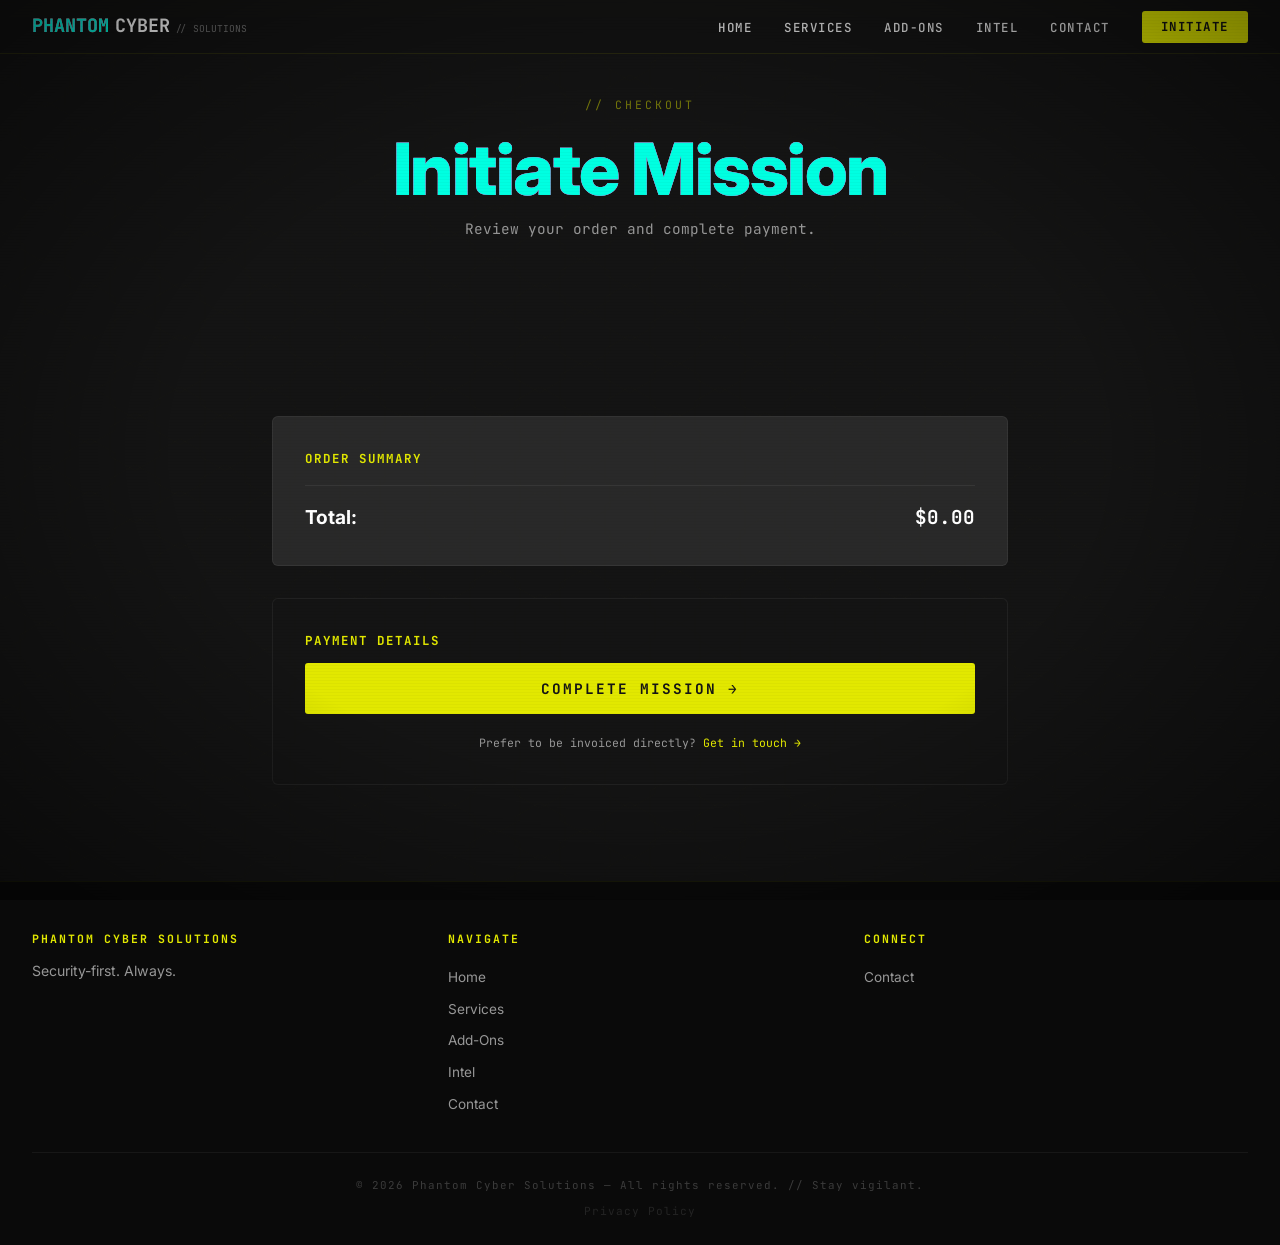
<file: frontend/public/checkout.html>
<!DOCTYPE html>
<html lang="en">
<head>
  <meta charset="UTF-8">
  <meta name="viewport" content="width=device-width, initial-scale=1.0">
  <meta name="theme-color" content="#141414">
  <title>Checkout | Phantom Cyber Solutions</title>
  <meta name="description" content="Review your selected services and complete your purchase with Phantom Cyber Solutions.">
  <meta property="og:type" content="website">
  <meta property="og:site_name" content="Phantom Cyber Solutions">
  <meta property="og:title" content="Checkout | Phantom Cyber Solutions">
  <meta property="og:url" content="https://phantomcybersolutions.com/checkout.html">
  <meta name="robots" content="noindex">
  <link rel="canonical" href="https://phantomcybersolutions.com/checkout.html">
  <link rel="icon" href="./favicon.svg" type="image/svg+xml">
  <link rel="preconnect" href="https://fonts.googleapis.com">
  <link rel="preconnect" href="https://fonts.gstatic.com" crossorigin>
  <link href="https://fonts.googleapis.com/css2?family=JetBrains+Mono:ital,wght@0,300;0,400;0,500;0,700;1,400&family=Inter:wght@300;400;500;700;800&display=swap" rel="stylesheet">
  <link rel="stylesheet" href="./css/style.css">
  <script src="https://js.stripe.com/v3/"></script>
</head>
<body>
  <div id="crt-overlay"></div>
  <div id="phantom-cursor"></div>

  <header>
    <nav>
      <a href="index.html" class="logo-link">
        <div class="logo">
          <span class="logo-phantom glitch" data-text="PHANTOM">PHANTOM</span>
          <span class="logo-cyber">CYBER</span>
          <span class="logo-tag">// SOLUTIONS</span>
        </div>
      </a>
      <ul class="nav-links" id="nav-links">
        <li><a href="index.html">Home</a></li>
        <li><a href="services.html">Services</a></li>
        <li><a href="products.html">Add-Ons</a></li>
        <li><a href="blog.html">Intel</a></li>
        <li><a href="contact.html">Contact</a></li>
        <li>
          <a href="checkout.html" class="nav-cta">
            Initiate <span class="cart-badge" id="cart-badge"></span>
          </a>
        </li>
      </ul>
      <button class="nav-hamburger" id="nav-hamburger" aria-label="Toggle navigation" aria-expanded="false">
        <span></span><span></span><span></span>
      </button>
    </nav>
  </header>

  <div class="page-hero">
    <div class="page-hero-content">
      <div class="section-tag">// CHECKOUT</div>
      <h1 class="page-hero-title glitch" data-text="Initiate Mission">Initiate Mission</h1>
      <p class="page-hero-sub">Review your order and complete payment.</p>
    </div>
  </div>

  <section class="checkout-container reveal">
    <div class="checkout-summary" id="checkout-summary">
      <h3 class="checkout-order-heading">Order Summary</h3>
      <div id="checkout-items"></div>
      <hr class="divider">
      <div class="checkout-total-row">
        <span>Total:</span>
        <span id="checkout-total" class="mono">$0.00</span>
      </div>
    </div>

    <div class="checkout-panel">
      <h3 class="checkout-payment-heading">Payment Details</h3>
      <button class="stripe-button" id="checkout-button">COMPLETE MISSION &rarr;</button>
      <p class="checkout-alt-cta">Prefer to be invoiced directly? <a href="contact.html">Get in touch &rarr;</a></p>
    </div>
  </section>

  <footer>
    <div class="footer-content">
      <div class="footer-section">
        <h4>PHANTOM CYBER SOLUTIONS</h4>
        <p>Security-first. Always.</p>
      </div>
      <div class="footer-section">
        <h4>Navigate</h4>
        <ul>
          <li><a href="index.html">Home</a></li>
          <li><a href="services.html">Services</a></li>
          <li><a href="products.html">Add-Ons</a></li>
          <li><a href="blog.html">Intel</a></li>
          <li><a href="contact.html">Contact</a></li>
        </ul>
      </div>
      <div class="footer-section">
        <h4>Connect</h4>
        <ul>
          <li><a href="contact.html">Contact</a></li>
        </ul>
      </div>
    </div>
    <div class="footer-bottom">
      <p class="mono">&copy; 2026 Phantom Cyber Solutions &mdash; All rights reserved. // Stay vigilant.</p>
      <p class="mono" style="margin-top:0.5rem;font-size:0.7rem;opacity:0.5;"><a href="privacy.html" style="color:inherit;">Privacy Policy</a></p>
    </div>
  </footer>

  <script src="./js/main.js"></script>
  <script src="./js/checkout.js"></script>
  <script src="./js/site.js"></script>
</body>
</html>
</file>
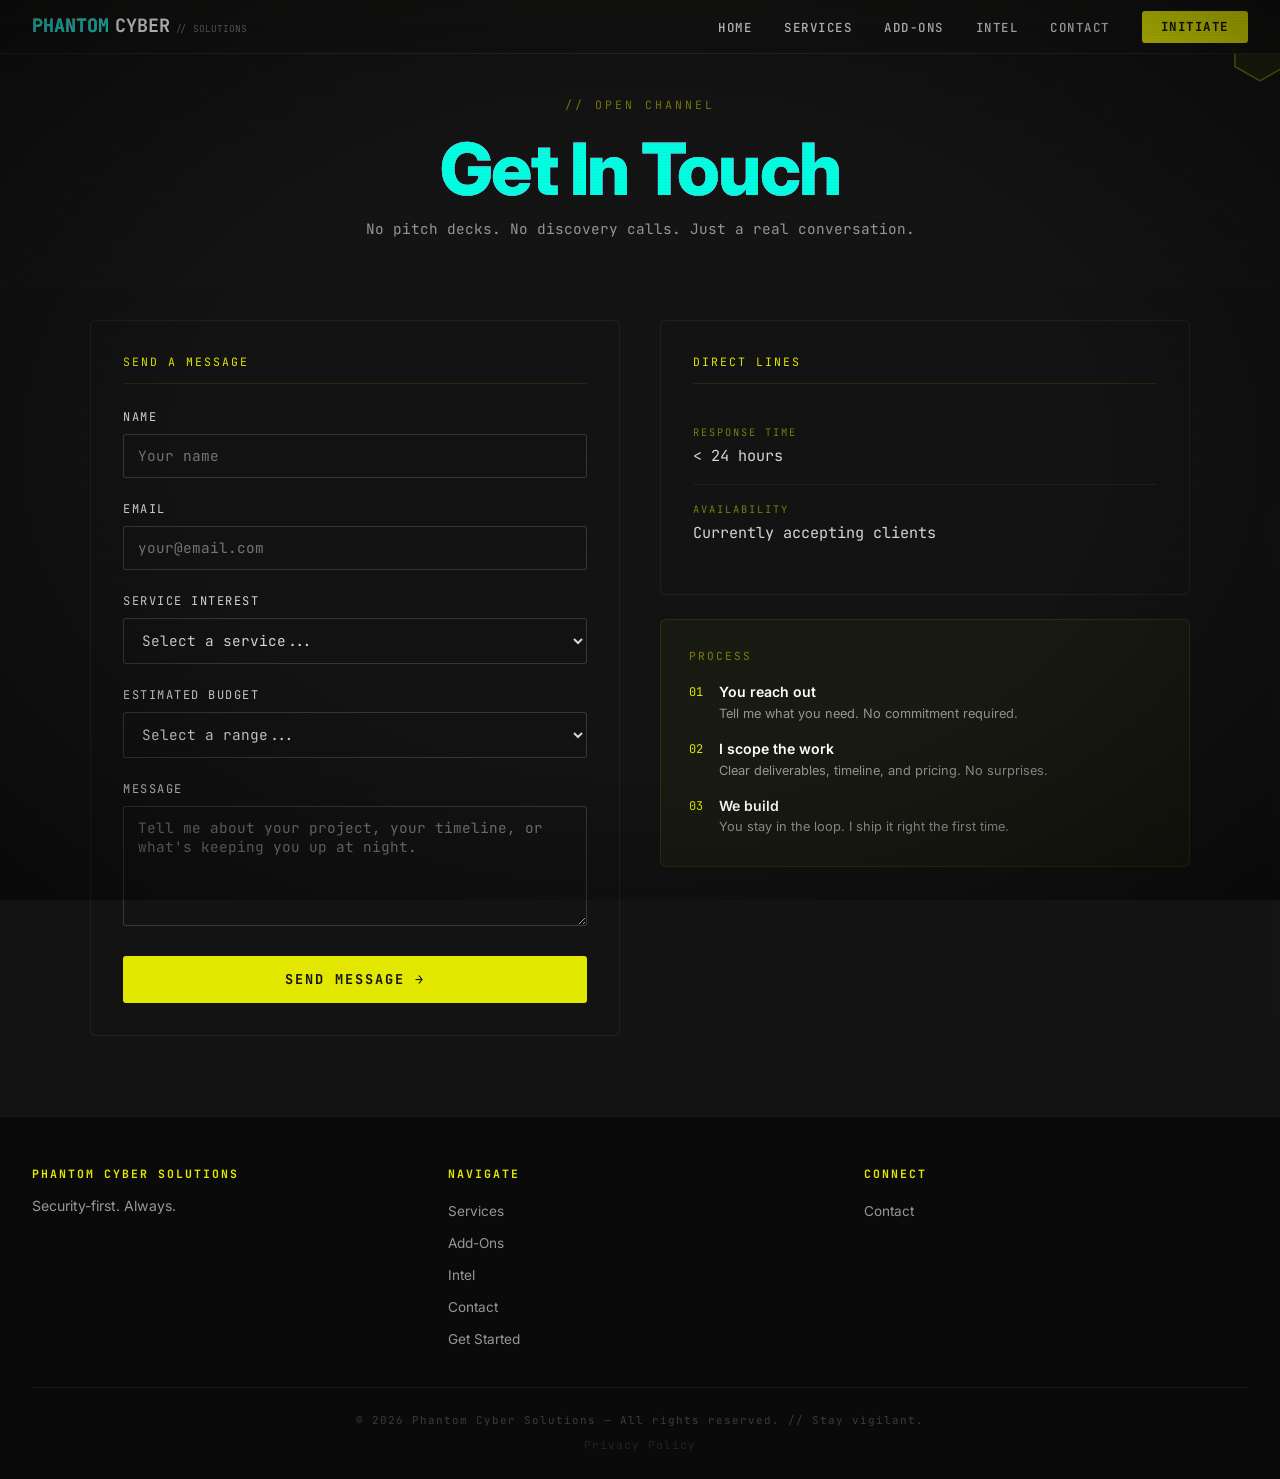
<file: frontend/public/contact.html>
<!DOCTYPE html>
<html lang="en">
<head>
  <meta charset="UTF-8">
  <meta name="viewport" content="width=device-width, initial-scale=1.0">
  <meta name="theme-color" content="#141414">
  <title>Contact | Phantom Cyber Solutions</title>
  <meta name="description" content="Get in touch with Phantom Cyber Solutions. No pitch decks, no discovery calls — just a real conversation about securing your digital presence.">
  <meta property="og:type" content="website">
  <meta property="og:site_name" content="Phantom Cyber Solutions">
  <meta property="og:title" content="Contact | Phantom Cyber Solutions">
  <meta property="og:description" content="No pitch decks, no discovery calls — just a real conversation about securing your digital presence.">
  <meta property="og:url" content="https://phantomcybersolutions.com/contact.html">
  <meta name="twitter:card" content="summary">
  <meta name="twitter:title" content="Contact | Phantom Cyber Solutions">
  <meta name="twitter:description" content="No pitch decks, no discovery calls — just a real conversation about securing your digital presence.">
  <link rel="canonical" href="https://phantomcybersolutions.com/contact.html">
  <link rel="icon" href="./favicon.svg" type="image/svg+xml">
  <link rel="preconnect" href="https://fonts.googleapis.com">
  <link rel="preconnect" href="https://fonts.gstatic.com" crossorigin>
  <link href="https://fonts.googleapis.com/css2?family=JetBrains+Mono:ital,wght@0,300;0,400;0,500;0,700;1,400&family=Inter:wght@300;400;500;700;800&display=swap" rel="stylesheet">
  <link rel="stylesheet" href="./css/style.css">
</head>
<body>
  <div id="crt-overlay"></div>
  <div id="phantom-cursor"></div>

  <header>
    <nav>
      <a href="index.html" class="logo-link">
        <div class="logo">
          <span class="logo-phantom glitch" data-text="PHANTOM">PHANTOM</span>
          <span class="logo-cyber">CYBER</span>
          <span class="logo-tag">// SOLUTIONS</span>
        </div>
      </a>
      <ul class="nav-links" id="nav-links">
        <li><a href="index.html">Home</a></li>
        <li><a href="services.html">Services</a></li>
        <li><a href="products.html">Add-Ons</a></li>
        <li><a href="blog.html">Intel</a></li>
        <li><a href="contact.html">Contact</a></li>
        <li>
          <a href="checkout.html" class="nav-cta">
            Initiate <span class="cart-badge" id="cart-badge"></span>
          </a>
        </li>
      </ul>
      <button class="nav-hamburger" id="nav-hamburger" aria-label="Toggle navigation" aria-expanded="false">
        <span></span><span></span><span></span>
      </button>
    </nav>
  </header>

  <div class="page-hero">
    <div class="page-hero-content">
      <div class="section-tag">// OPEN CHANNEL</div>
      <h1 class="page-hero-title glitch" data-text="Get In Touch">Get In Touch</h1>
      <p class="page-hero-sub">No pitch decks. No discovery calls. Just a real conversation.</p>
    </div>
  </div>

  <section class="page-section reveal">
    <div class="contact-grid">

      <!-- Contact Form -->
      <div>
        <div class="panel">
          <div class="panel-title">Send a Message</div>

          <div class="form-group">
            <label>Name</label>
            <input type="text" id="c-name" placeholder="Your name" autocomplete="name">
          </div>
          <div class="form-group">
            <label>Email</label>
            <input type="email" id="c-email" placeholder="your@email.com" autocomplete="email">
          </div>
          <div class="form-group">
            <label>Service Interest</label>
            <select id="c-service">
              <option value="">Select a service...</option>
              <option value="cybersecurity-audit">Cybersecurity Audit ($500)</option>
              <option value="web-development">Custom Website ($1,500)</option>
              <option value="security-consulting">Security Consulting ($150/mo)</option>
              <option value="ecommerce">E-Commerce Build ($2,500)</option>
              <option value="addon">Add-On / Upgrade</option>
              <option value="general">General Inquiry</option>
            </select>
          </div>
          <div class="form-group">
            <label>Estimated Budget</label>
            <select id="c-budget">
              <option value="">Select a range...</option>
              <option value="under-500">Under $500</option>
              <option value="500-1500">$500 – $1,500</option>
              <option value="1500-5000">$1,500 – $5,000</option>
              <option value="5000+">$5,000+</option>
              <option value="unsure">Not sure yet</option>
            </select>
          </div>
          <div class="form-group">
            <label>Message</label>
            <textarea id="c-message" rows="5" placeholder="Tell me about your project, your timeline, or what's keeping you up at night."></textarea>
          </div>

          <p id="c-error" class="form-error"></p>

          <button class="cta-button" id="c-submit" style="width:100%;">SEND MESSAGE &rarr;</button>

          <div class="contact-success" id="c-success">
            <h3>&gt; Message received</h3>
            <p>Your message is logged. I'll review it and get back to you shortly.<br>
            In the meantime, feel free to <a href="checkout.html">browse the services</a>.</p>
          </div>
        </div>
      </div>

      <!-- Info Panel -->
      <div>
        <div class="dark-panel" style="margin-bottom:1.5rem;">
          <div class="panel-title">Direct Lines</div>

          <div class="contact-info-item">
            <span class="contact-info-label">Response Time</span>
            <span class="contact-info-value">&lt; 24 hours</span>
          </div>
          <div class="contact-info-item" style="border-bottom:none;">
            <span class="contact-info-label">Availability</span>
            <span class="contact-info-value">Currently accepting clients</span>
          </div>
        </div>

        <div class="accent-panel">
          <div class="accent-panel-label">Process</div>
          <div class="process-list">
            <div class="process-step">
              <span class="process-step-num">01</span>
              <div>
                <div class="process-step-title">You reach out</div>
                <div class="process-step-desc">Tell me what you need. No commitment required.</div>
              </div>
            </div>
            <div class="process-step">
              <span class="process-step-num">02</span>
              <div>
                <div class="process-step-title">I scope the work</div>
                <div class="process-step-desc">Clear deliverables, timeline, and pricing. No surprises.</div>
              </div>
            </div>
            <div class="process-step">
              <span class="process-step-num">03</span>
              <div>
                <div class="process-step-title">We build</div>
                <div class="process-step-desc">You stay in the loop. I ship it right the first time.</div>
              </div>
            </div>
          </div>
        </div>
      </div>

    </div>
  </section>

  <footer>
    <div class="footer-content">
      <div class="footer-section">
        <h4>PHANTOM CYBER SOLUTIONS</h4>
        <p>Security-first. Always.</p>
      </div>
      <div class="footer-section">
        <h4>Navigate</h4>
        <ul>
          <li><a href="services.html">Services</a></li>
          <li><a href="products.html">Add-Ons</a></li>
          <li><a href="blog.html">Intel</a></li>
          <li><a href="contact.html">Contact</a></li>
          <li><a href="checkout.html">Get Started</a></li>
        </ul>
      </div>
      <div class="footer-section">
        <h4>Connect</h4>
        <ul>
          <li><a href="contact.html">Contact</a></li>
        </ul>
      </div>
    </div>
    <div class="footer-bottom">
      <p class="mono">&copy; 2026 Phantom Cyber Solutions &mdash; All rights reserved. // Stay vigilant.</p>
      <p class="mono" style="margin-top:0.5rem;font-size:0.7rem;opacity:0.5;"><a href="privacy.html" style="color:inherit;">Privacy Policy</a></p>
    </div>
  </footer>

  <script src="./js/main.js"></script>
  <script src="./js/site.js"></script>
  <script src="./js/contact.js"></script>
</body>
</html>
</file>
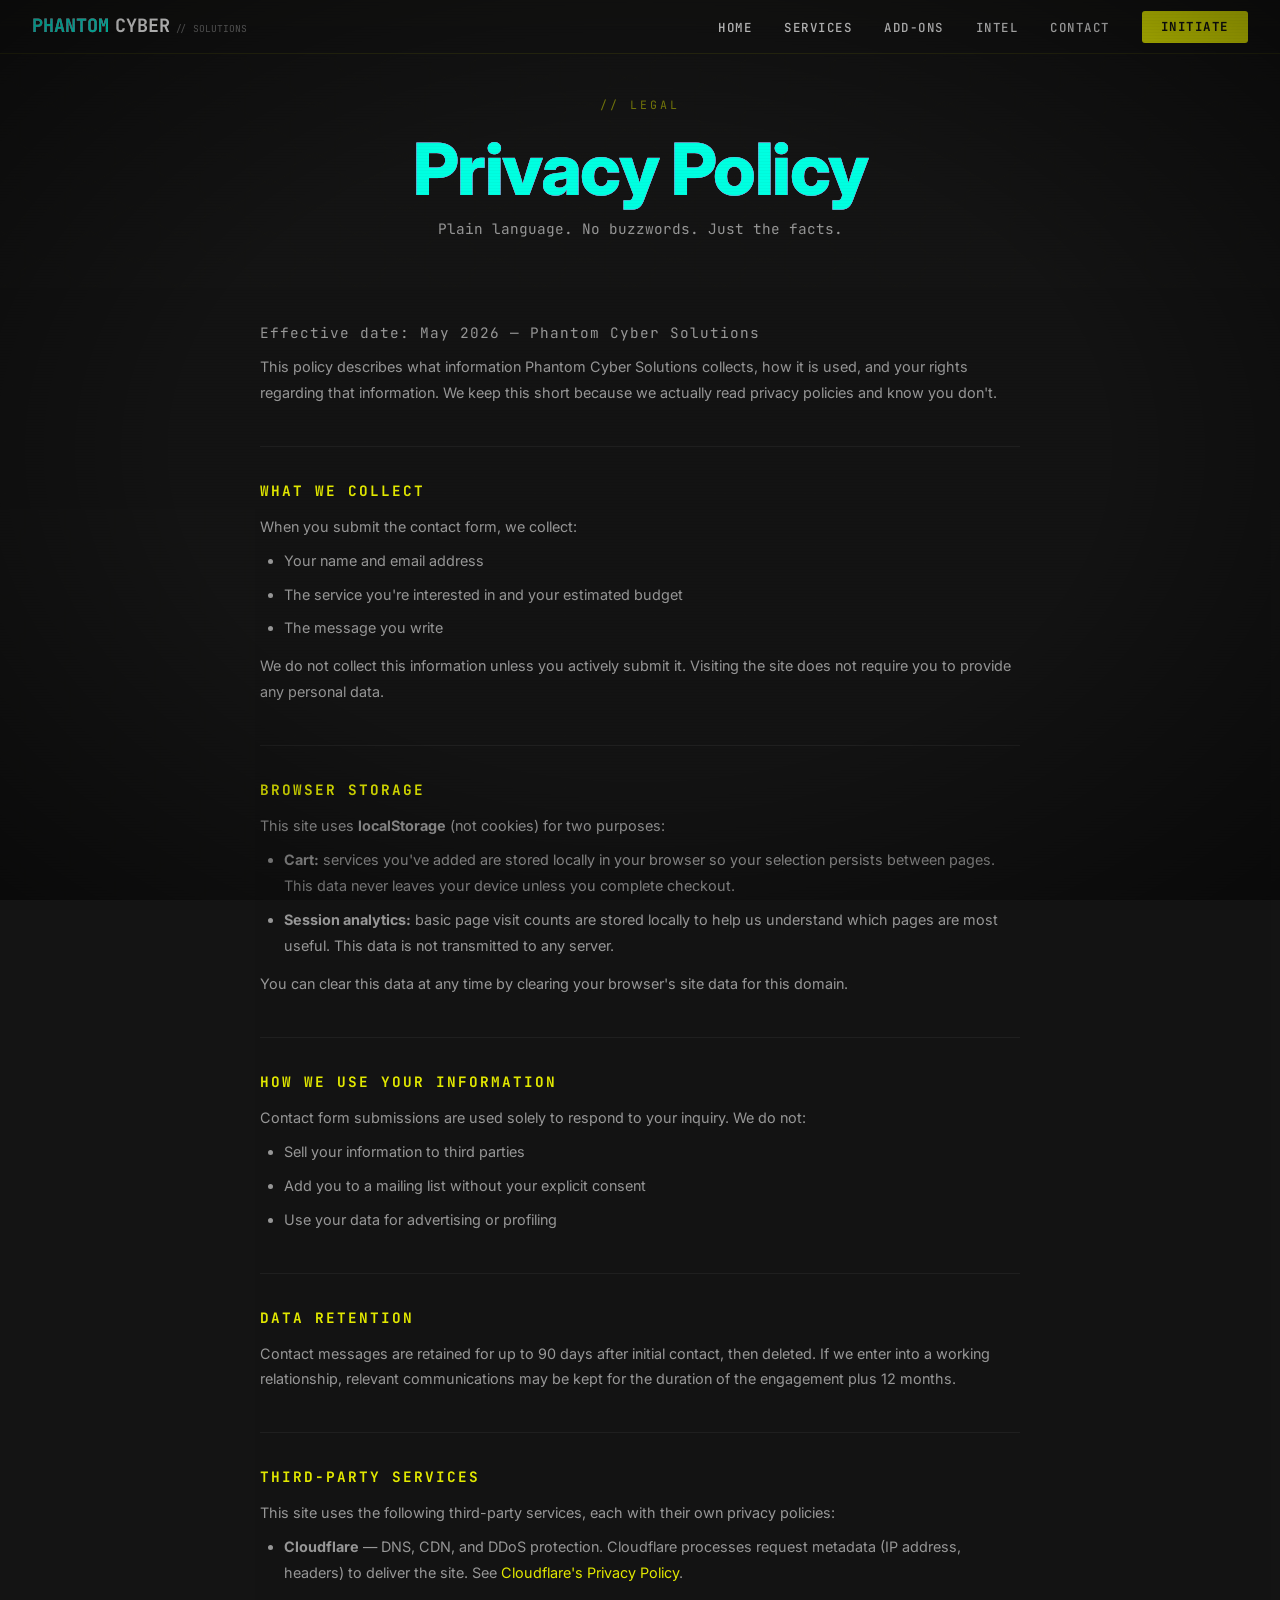
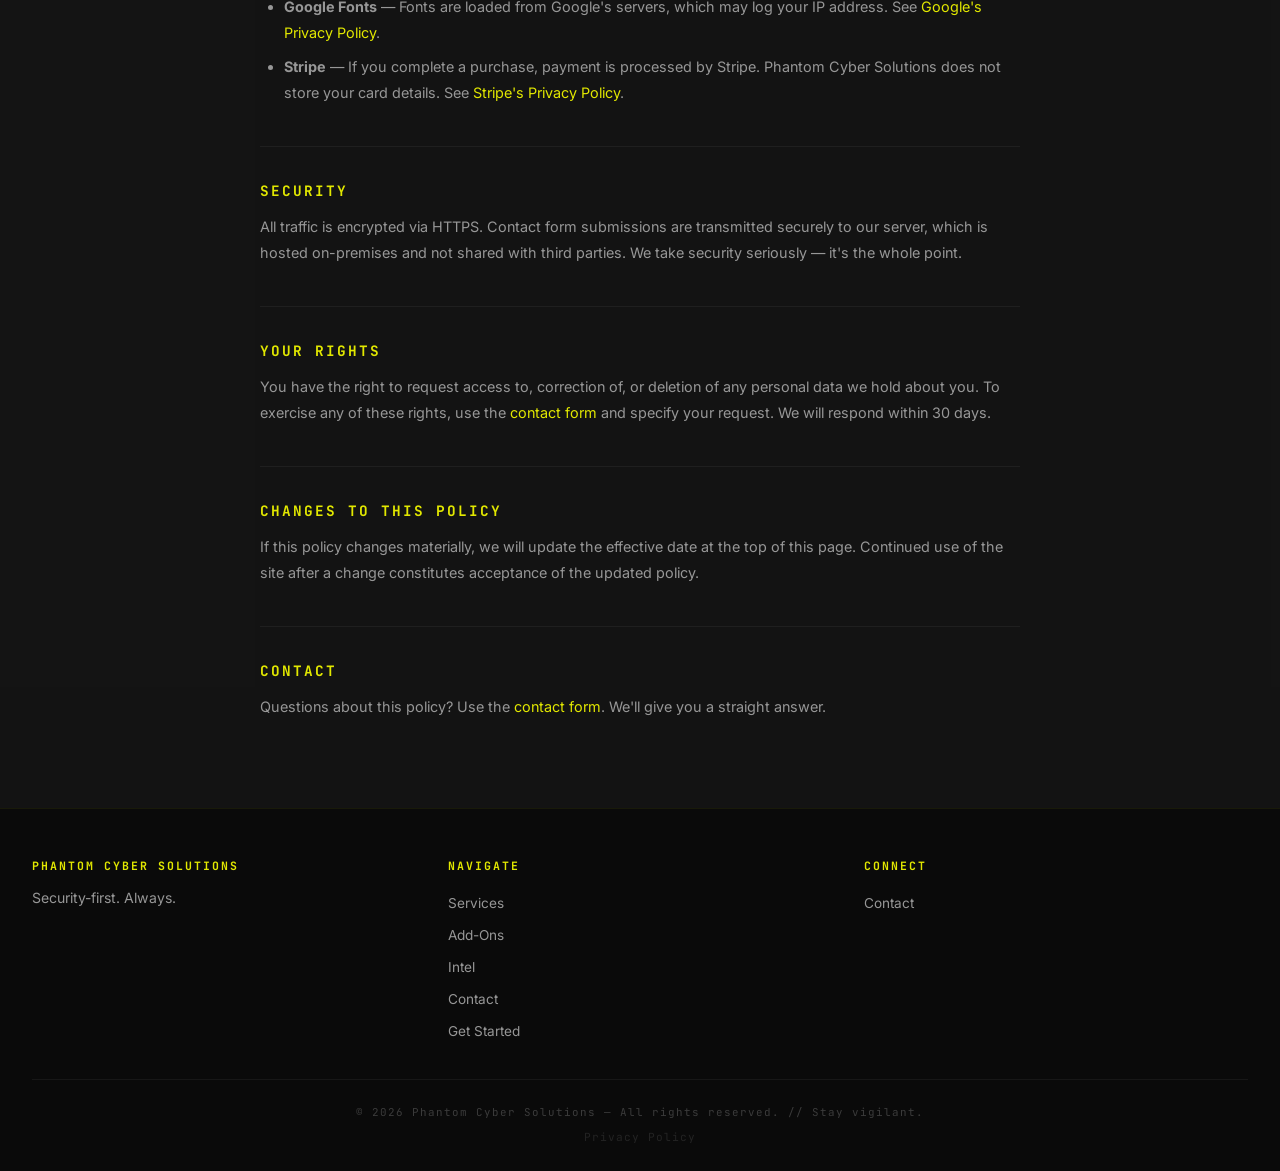
<file: frontend/public/privacy.html>
<!DOCTYPE html>
<html lang="en">
<head>
  <meta charset="UTF-8">
  <meta name="viewport" content="width=device-width, initial-scale=1.0">
  <meta name="theme-color" content="#141414">
  <title>Privacy Policy | Phantom Cyber Solutions</title>
  <meta name="description" content="Privacy Policy for Phantom Cyber Solutions — how we collect, use, and protect your information.">
  <meta name="robots" content="noindex">
  <link rel="icon" href="./favicon.svg" type="image/svg+xml">
  <link rel="preconnect" href="https://fonts.googleapis.com">
  <link rel="preconnect" href="https://fonts.gstatic.com" crossorigin>
  <link href="https://fonts.googleapis.com/css2?family=JetBrains+Mono:ital,wght@0,300;0,400;0,500;0,700;1,400&family=Inter:wght@300;400;500;700;800&display=swap" rel="stylesheet">
  <link rel="stylesheet" href="./css/style.css">
</head>
<body>
  <div id="crt-overlay"></div>
  <div id="phantom-cursor"></div>

  <header>
    <nav>
      <a href="index.html" class="logo-link">
        <div class="logo">
          <span class="logo-phantom glitch" data-text="PHANTOM">PHANTOM</span>
          <span class="logo-cyber">CYBER</span>
          <span class="logo-tag">// SOLUTIONS</span>
        </div>
      </a>
      <ul class="nav-links" id="nav-links">
        <li><a href="index.html">Home</a></li>
        <li><a href="services.html">Services</a></li>
        <li><a href="products.html">Add-Ons</a></li>
        <li><a href="blog.html">Intel</a></li>
        <li><a href="contact.html">Contact</a></li>
        <li>
          <a href="checkout.html" class="nav-cta">
            Initiate <span class="cart-badge" id="cart-badge"></span>
          </a>
        </li>
      </ul>
      <button class="nav-hamburger" id="nav-hamburger" aria-label="Toggle navigation" aria-expanded="false">
        <span></span><span></span><span></span>
      </button>
    </nav>
  </header>

  <div class="page-hero">
    <div class="page-hero-content">
      <div class="section-tag">// LEGAL</div>
      <h1 class="page-hero-title glitch" data-text="Privacy Policy">Privacy Policy</h1>
      <p class="page-hero-sub">Plain language. No buzzwords. Just the facts.</p>
    </div>
  </div>

  <section class="page-section reveal">
    <div class="privacy-page">
      <p class="privacy-date">Effective date: May 2026 &mdash; Phantom Cyber Solutions</p>

      <p>This policy describes what information Phantom Cyber Solutions collects, how it is used, and your rights regarding that information. We keep this short because we actually read privacy policies and know you don't.</p>

      <h2>What We Collect</h2>
      <p>When you submit the contact form, we collect:</p>
      <ul>
        <li>Your name and email address</li>
        <li>The service you're interested in and your estimated budget</li>
        <li>The message you write</li>
      </ul>
      <p>We do not collect this information unless you actively submit it. Visiting the site does not require you to provide any personal data.</p>

      <h2>Browser Storage</h2>
      <p>This site uses <strong>localStorage</strong> (not cookies) for two purposes:</p>
      <ul>
        <li><strong>Cart:</strong> services you've added are stored locally in your browser so your selection persists between pages. This data never leaves your device unless you complete checkout.</li>
        <li><strong>Session analytics:</strong> basic page visit counts are stored locally to help us understand which pages are most useful. This data is not transmitted to any server.</li>
      </ul>
      <p>You can clear this data at any time by clearing your browser's site data for this domain.</p>

      <h2>How We Use Your Information</h2>
      <p>Contact form submissions are used solely to respond to your inquiry. We do not:</p>
      <ul>
        <li>Sell your information to third parties</li>
        <li>Add you to a mailing list without your explicit consent</li>
        <li>Use your data for advertising or profiling</li>
      </ul>

      <h2>Data Retention</h2>
      <p>Contact messages are retained for up to 90 days after initial contact, then deleted. If we enter into a working relationship, relevant communications may be kept for the duration of the engagement plus 12 months.</p>

      <h2>Third-Party Services</h2>
      <p>This site uses the following third-party services, each with their own privacy policies:</p>
      <ul>
        <li><strong>Cloudflare</strong> — DNS, CDN, and DDoS protection. Cloudflare processes request metadata (IP address, headers) to deliver the site. See <a href="https://www.cloudflare.com/privacypolicy/" target="_blank" rel="noopener">Cloudflare's Privacy Policy</a>.</li>
        <li><strong>Google Fonts</strong> — Fonts are loaded from Google's servers, which may log your IP address. See <a href="https://policies.google.com/privacy" target="_blank" rel="noopener">Google's Privacy Policy</a>.</li>
        <li><strong>Stripe</strong> — If you complete a purchase, payment is processed by Stripe. Phantom Cyber Solutions does not store your card details. See <a href="https://stripe.com/privacy" target="_blank" rel="noopener">Stripe's Privacy Policy</a>.</li>
      </ul>

      <h2>Security</h2>
      <p>All traffic is encrypted via HTTPS. Contact form submissions are transmitted securely to our server, which is hosted on-premises and not shared with third parties. We take security seriously — it's the whole point.</p>

      <h2>Your Rights</h2>
      <p>You have the right to request access to, correction of, or deletion of any personal data we hold about you. To exercise any of these rights, use the <a href="contact.html">contact form</a> and specify your request. We will respond within 30 days.</p>

      <h2>Changes to This Policy</h2>
      <p>If this policy changes materially, we will update the effective date at the top of this page. Continued use of the site after a change constitutes acceptance of the updated policy.</p>

      <h2>Contact</h2>
      <p>Questions about this policy? Use the <a href="contact.html">contact form</a>. We'll give you a straight answer.</p>
    </div>
  </section>

  <footer>
    <div class="footer-content">
      <div class="footer-section">
        <h4>PHANTOM CYBER SOLUTIONS</h4>
        <p>Security-first. Always.</p>
      </div>
      <div class="footer-section">
        <h4>Navigate</h4>
        <ul>
          <li><a href="services.html">Services</a></li>
          <li><a href="products.html">Add-Ons</a></li>
          <li><a href="blog.html">Intel</a></li>
          <li><a href="contact.html">Contact</a></li>
          <li><a href="checkout.html">Get Started</a></li>
        </ul>
      </div>
      <div class="footer-section">
        <h4>Connect</h4>
        <ul>
          <li><a href="contact.html">Contact</a></li>
        </ul>
      </div>
    </div>
    <div class="footer-bottom">
      <p class="mono">&copy; 2026 Phantom Cyber Solutions &mdash; All rights reserved. // Stay vigilant.</p>
      <p class="mono" style="margin-top:0.5rem;font-size:0.7rem;opacity:0.5;"><a href="privacy.html" style="color:inherit;">Privacy Policy</a></p>
    </div>
  </footer>

  <script src="./js/site.js"></script>
</body>
</html>
</file>
<file: frontend/public/css/style.css>
/* ─── FONTS ──────────────────────────────────────────────────────────────── */
@import url('https://fonts.googleapis.com/css2?family=JetBrains+Mono:ital,wght@0,300;0,400;0,500;0,700;1,400&family=Inter:wght@300;400;500;700;800&display=swap');

/* ─── TOKENS ─────────────────────────────────────────────────────────────── */
:root {
  --black:       #141414;
  --light-gray:  #D6D6D6;
  --dark-gray:   #444444;
  --lime-yellow: #E2E800;
  --medium-gray: #979797;
  --white:       #ffffff;
  --magenta:     #ff00c8;
  --cyan:        #00ffe1;
  --transition:  all 0.3s ease;
}

/* ─── RESET ──────────────────────────────────────────────────────────────── */
*, *::before, *::after { margin: 0; padding: 0; box-sizing: border-box; }
html { scroll-behavior: smooth; }

body {
  font-family: 'Inter', 'Segoe UI', sans-serif;
  background-color: var(--black);
  color: var(--light-gray);
  line-height: 1.6;
  overflow-x: hidden;
  cursor: none;
}

/* ─── GLOBAL BACKGROUND CANVAS ───────────────────────────────────────────── */
#bg-canvas {
  position: fixed;
  top: 0; left: 0;
  width: 100%; height: 100%;
  z-index: 0;
  pointer-events: none;
}

/* Everything above the canvas */
header, #crt-overlay, #phantom-cursor, .cursor-dot,
main, section, footer, .hero, .page-hero,
.admin-shell, #login-section, #dashboard-section {
  position: relative;
  z-index: 1;
}
header { z-index: 1000; }
#crt-overlay { z-index: 9998; }
#phantom-cursor, .cursor-dot { z-index: 9999; }

/* ─── UTILITY ────────────────────────────────────────────────────────────── */
.mono      { font-family: 'JetBrains Mono', monospace; }
.highlight { color: var(--lime-yellow); }
.text-center { text-align: center; }
.text-lime   { color: var(--lime-yellow); }
.mt-2 { margin-top: 2rem; }
.mb-2 { margin-bottom: 2rem; }

a {
  color: var(--lime-yellow);
  text-decoration: none;
  transition: var(--transition);
}
a:hover { color: var(--white); text-shadow: 0 0 10px rgba(226,232,0,0.4); }

/* ─── CRT OVERLAY ────────────────────────────────────────────────────────── */
#crt-overlay {
  position: fixed;
  inset: 0;
  pointer-events: none;
  z-index: 9998;
  background: repeating-linear-gradient(
    0deg,
    rgba(0,0,0,0.022) 0px,
    rgba(0,0,0,0.022) 1px,
    transparent 1px,
    transparent 3px
  );
}
#crt-overlay::after {
  content: '';
  position: absolute;
  inset: 0;
  background: radial-gradient(ellipse at center, transparent 52%, rgba(0,0,0,0.48) 100%);
  pointer-events: none;
}

/* ─── CUSTOM CURSOR ──────────────────────────────────────────────────────── */
#phantom-cursor {
  position: fixed;
  top: 0; left: 0;
  width: 22px;
  height: 22px;
  border: 1.5px solid rgba(226,232,0,0.85);
  border-radius: 50%;
  pointer-events: none;
  z-index: 9999;
  will-change: transform;
  transition: width 0.18s ease, height 0.18s ease,
              background 0.18s ease, border-color 0.18s ease;
}
#phantom-cursor.hovering {
  width: 44px;
  height: 44px;
  border-color: rgba(226,232,0,0.55);
  background: rgba(226,232,0,0.04);
}
#phantom-cursor.clicking {
  width: 13px;
  height: 13px;
  background: rgba(226,232,0,0.22);
}

.cursor-dot {
  position: fixed;
  top: 0; left: 0;
  border-radius: 50%;
  background: rgba(226,232,0,0.9);
  pointer-events: none;
  z-index: 9997;
  will-change: transform;
}

/* ─── GLITCH ANIMATION ───────────────────────────────────────────────────── */
.glitch {
  position: relative;
  display: inline-block;
}
.glitch::before,
.glitch::after {
  content: attr(data-text);
  position: absolute;
  top: 0; left: 0;
  width: 100%;
  height: 100%;
}
.glitch::before {
  color: var(--magenta);
  animation: glitch-a 6s infinite;
}
.glitch::after {
  color: var(--cyan);
  animation: glitch-b 6s infinite;
  animation-delay: 0.3s;
}

@keyframes glitch-a {
  0%,82%,100% { clip-path:inset(0 0 100% 0); transform:translate(0); opacity:0; }
  84% { clip-path:inset(8%  0 78% 0); transform:translate(-5px,0); opacity:1; }
  86% { clip-path:inset(40% 0 42% 0); transform:translate( 5px,0); opacity:1; }
  88% { clip-path:inset(65% 0 12% 0); transform:translate(-3px,0); opacity:1; }
  90% { clip-path:inset(15% 0 70% 0); transform:translate( 3px,0); opacity:1; }
  92% { clip-path:inset(0 0 100% 0);  transform:translate(0);      opacity:0; }
}
@keyframes glitch-b {
  0%,82%,100% { clip-path:inset(0 0 100% 0); transform:translate(0); opacity:0; }
  84% { clip-path:inset(55% 0 25% 0); transform:translate( 5px,0); opacity:1; }
  86% { clip-path:inset(22% 0 55% 0); transform:translate(-5px,0); opacity:1; }
  88% { clip-path:inset(72% 0  5% 0); transform:translate( 3px,0); opacity:1; }
  90% { clip-path:inset(42% 0 40% 0); transform:translate(-3px,0); opacity:1; }
  92% { clip-path:inset(0 0 100% 0);  transform:translate(0);      opacity:0; }
}

/* Hover glitch for section titles */
.glitch-hover { display: inline-block; transition: color 0.1s; }
.glitch-hover:hover { animation: glitch-hover-flash 0.45s steps(2) forwards; }

@keyframes glitch-hover-flash {
  0%   { transform:translate(0);    text-shadow:none; }
  20%  { transform:translate(-3px); text-shadow: 3px 0 var(--magenta), -3px 0 var(--cyan); }
  40%  { transform:translate( 3px); text-shadow:-3px 0 var(--magenta),  3px 0 var(--cyan); }
  60%  { transform:translate(-2px); text-shadow: 2px 0 var(--magenta); }
  80%  { transform:translate( 2px); text-shadow:-2px 0 var(--cyan); }
  100% { transform:translate(0);    text-shadow:none; }
}

/* ─── BLINKING CURSOR ────────────────────────────────────────────────────── */
.blink-cursor {
  font-family: 'JetBrains Mono', monospace;
  color: var(--lime-yellow);
  animation: blink 1.1s step-start infinite;
}
@keyframes blink { 50% { opacity: 0; } }

/* ─── SCROLL REVEAL ──────────────────────────────────────────────────────── */
.reveal {
  opacity: 0;
  transform: translateY(36px);
  transition: opacity 0.75s ease, transform 0.75s ease;
}
.reveal.revealed { opacity: 1; transform: translateY(0); }

/* ─── TOAST ──────────────────────────────────────────────────────────────── */
.toast {
  position: fixed;
  bottom: 2rem;
  right: 2rem;
  background: rgba(20,20,20,0.97);
  border: 1px solid rgba(226,232,0,0.35);
  color: var(--lime-yellow);
  padding: 0.75rem 1.5rem;
  border-radius: 3px;
  font-family: 'JetBrains Mono', monospace;
  font-size: 0.8rem;
  z-index: 10000;
  transform: translateY(1rem);
  opacity: 0;
  transition: transform 0.25s ease, opacity 0.25s ease;
  pointer-events: none;
}
.toast.toast-show { transform: translateY(0); opacity: 1; }

/* ─── NAVIGATION ─────────────────────────────────────────────────────────── */
header {
  position: fixed;
  top: 0; left: 0;
  width: 100%;
  background: rgba(20,20,20,0.92);
  backdrop-filter: blur(14px);
  -webkit-backdrop-filter: blur(14px);
  z-index: 1000;
  padding: 0.85rem 2rem;
  border-bottom: 1px solid rgba(226,232,0,0.1);
}

nav {
  display: flex;
  justify-content: space-between;
  align-items: center;
  max-width: 1400px;
  margin: 0 auto;
}

.logo-link { text-decoration: none; }
.logo-link:hover { text-shadow: none; color: inherit; }

.logo {
  display: flex;
  align-items: baseline;
  gap: 0.35rem;
  font-family: 'JetBrains Mono', monospace;
  font-weight: 700;
  line-height: 1;
}
.logo-phantom {
  font-size: 1.15rem;
  color: var(--lime-yellow);
}
.logo-cyber {
  font-size: 1.15rem;
  color: var(--white);
}
.logo-tag {
  font-size: 0.6rem;
  color: var(--medium-gray);
  font-weight: 400;
  letter-spacing: 0;
  padding-bottom: 1px;
  opacity: 0.7;
}

.nav-links {
  display: flex;
  list-style: none;
  gap: 2rem;
  align-items: center;
}
.nav-links a {
  color: var(--light-gray);
  font-family: 'JetBrains Mono', monospace;
  font-weight: 500;
  text-transform: uppercase;
  font-size: 0.78rem;
  letter-spacing: 1.5px;
  text-shadow: none;
}
.nav-links a:hover { color: var(--lime-yellow); text-shadow: none; }

.nav-cta {
  background: var(--lime-yellow) !important;
  color: var(--black) !important;
  padding: 0.45rem 1.2rem;
  border-radius: 3px;
  font-weight: 700 !important;
  text-shadow: none !important;
}
.nav-cta:hover {
  background: var(--white) !important;
  color: var(--black) !important;
  text-shadow: none !important;
}

/* ─── HERO ───────────────────────────────────────────────────────────────── */
.hero {
  position: relative;
  min-height: 100vh;
  display: flex;
  align-items: center;
  justify-content: center;
  overflow: hidden;
  background: transparent; /* global canvas shows through */
}

/* ─── PAGE HERO (inner pages) ────────────────────────────────────────────── */
.page-hero {
  position: relative;
  min-height: 280px;
  display: flex;
  align-items: center;
  justify-content: center;
  padding: 6rem 2rem 3rem;
  background: transparent;
  text-align: center;
}

.page-hero-content { max-width: 800px; }

.page-hero-title {
  font-family: 'Inter', sans-serif;
  font-weight: 800;
  font-size: clamp(2.4rem, 6vw, 4.5rem);
  color: var(--white);
  line-height: 1;
  margin: 0.5rem 0 0.75rem;
  letter-spacing: -1.5px;
}

.page-hero-sub {
  font-family: 'JetBrains Mono', monospace;
  font-size: 0.9rem;
  color: var(--medium-gray);
}

.hero-content {
  position: relative;
  z-index: 2;
  text-align: center;
  max-width: 960px;
  padding: 0 2rem;
}

.hero-tag {
  font-family: 'JetBrains Mono', monospace;
  font-size: 0.75rem;
  color: rgba(226,232,0,0.55);
  letter-spacing: 2.5px;
  margin-bottom: 1.5rem;
  text-transform: uppercase;
}

.hero-content h1 {
  font-family: 'Inter', sans-serif;
  font-weight: 800;
  font-size: clamp(3.4rem, 9vw, 7rem);
  line-height: 0.92;
  margin-bottom: 1.6rem;
  letter-spacing: -2px;
}

.hero-word-phantom {
  color: var(--lime-yellow);
  display: block;
  margin-bottom: 0.06em;
}
.hero-line-2 {
  display: flex;
  justify-content: center;
  gap: 0.22em;
  flex-wrap: wrap;
}
.hero-word-cyber { color: var(--white); }
.hero-word-solutions { color: rgba(255,255,255,0.3); }

.hero-typed-wrapper {
  font-family: 'JetBrains Mono', monospace;
  font-size: clamp(0.9rem, 2.2vw, 1.2rem);
  color: var(--medium-gray);
  margin-bottom: 2.6rem;
  min-height: 1.8em;
  display: block;
}

.hero-cta-group {
  display: flex;
  gap: 1.2rem;
  justify-content: center;
  flex-wrap: wrap;
}

.hero-scroll-hint {
  position: absolute;
  bottom: 2rem;
  left: 50%;
  transform: translateX(-50%);
  z-index: 2;
  display: flex;
  flex-direction: column;
  align-items: center;
  gap: 0.5rem;
  font-family: 'JetBrains Mono', monospace;
  font-size: 0.6rem;
  color: rgba(255,255,255,0.2);
  letter-spacing: 3px;
  text-transform: uppercase;
  user-select: none;
}
.scroll-arrow {
  width: 1px;
  height: 28px;
  background: linear-gradient(to bottom, rgba(226,232,0,0.4), transparent);
  animation: scroll-pulse 2.2s ease-in-out infinite;
}
@keyframes scroll-pulse {
  0%,100% { opacity: 0.3; transform: scaleY(1); }
  50%      { opacity: 1;   transform: scaleY(1.15); }
}

/* ─── CTA BUTTONS ────────────────────────────────────────────────────────── */
.cta-button {
  display: inline-block;
  background: var(--lime-yellow);
  color: var(--black);
  padding: 0.9rem 2.2rem;
  font-family: 'JetBrains Mono', monospace;
  font-size: 0.85rem;
  font-weight: 700;
  border: none;
  border-radius: 3px;
  text-transform: uppercase;
  letter-spacing: 2px;
  cursor: pointer;
  transition: var(--transition);
  text-shadow: none;
}
.cta-button:hover {
  background: var(--white);
  color: var(--black);
  transform: translateY(-2px);
  box-shadow: 0 8px 28px rgba(226,232,0,0.28);
  text-shadow: none;
}

.cta-button-ghost {
  display: inline-block;
  background: transparent;
  color: var(--lime-yellow);
  padding: 0.9rem 2.2rem;
  font-family: 'JetBrains Mono', monospace;
  font-size: 0.85rem;
  font-weight: 500;
  border: 1px solid rgba(226,232,0,0.38);
  border-radius: 3px;
  text-transform: uppercase;
  letter-spacing: 1.5px;
  cursor: pointer;
  transition: var(--transition);
}
.cta-button-ghost:hover {
  border-color: var(--lime-yellow);
  background: rgba(226,232,0,0.06);
  color: var(--lime-yellow);
  text-shadow: 0 0 18px rgba(226,232,0,0.35);
  transform: translateY(-2px);
}

.cta-button-large {
  padding: 1.1rem 3rem;
  font-size: 0.95rem;
  letter-spacing: 3px;
}

/* ─── SECTION SHARED ─────────────────────────────────────────────────────── */
.section-tag {
  font-family: 'JetBrains Mono', monospace;
  font-size: 0.72rem;
  color: rgba(226,232,0,0.48);
  letter-spacing: 3px;
  text-transform: uppercase;
  margin-bottom: 0.65rem;
  text-align: center;
}

.section-title {
  text-align: center;
  margin-bottom: 3rem;
}
.section-title h2 {
  font-size: clamp(1.9rem, 4vw, 2.8rem);
  color: var(--white);
  font-weight: 700;
  margin-bottom: 0.5rem;
}
.section-title p {
  color: var(--medium-gray);
  font-size: 1rem;
}

.section-cta {
  text-align: center;
  margin-top: 2.5rem;
}

.capabilities, .loadout, .intel {
  padding: 6rem 2rem;
  max-width: 1400px;
  margin: 0 auto;
  background: transparent;
}

/* Section dividers use a translucent band so canvas peeks through */
.capabilities, .loadout, .intel, .page-section {
  position: relative;
}
.capabilities::before, .loadout::before, .intel::before {
  content: '';
  position: absolute;
  inset: 0;
  background: rgba(20,20,20,0.72);
  z-index: -1;
  pointer-events: none;
}

/* ─── SERVICE CARDS ──────────────────────────────────────────────────────── */
.services-grid {
  display: grid;
  grid-template-columns: repeat(auto-fit, minmax(280px, 1fr));
  gap: 1.5rem;
}

.service-card {
  background: rgba(68,68,68,0.45);
  border: 1px solid rgba(255,255,255,0.06);
  border-radius: 6px;
  padding: 2rem;
  transition: var(--transition);
  position: relative;
  overflow: hidden;
}
.service-card::before {
  content: '';
  position: absolute;
  top: 0; left: 0;
  width: 2px; height: 0;
  background: var(--lime-yellow);
  transition: height 0.35s ease;
}
.service-card:hover {
  border-color: rgba(226,232,0,0.22);
  transform: translateY(-5px);
  box-shadow: 0 14px 40px rgba(0,0,0,0.55);
  background: rgba(68,68,68,0.7);
}
.service-card:hover::before { height: 100%; }

.service-card h3 {
  color: var(--lime-yellow);
  font-size: 1.2rem;
  margin-bottom: 0.75rem;
  font-family: 'JetBrains Mono', monospace;
  font-weight: 500;
}
.service-card .price {
  font-size: 1.9rem;
  font-weight: 800;
  color: var(--white);
  margin: 0.75rem 0;
  font-family: 'Inter', sans-serif;
}
.service-card .price span {
  font-size: 0.85rem;
  color: var(--medium-gray);
  font-weight: 400;
}
.service-card p { color: var(--light-gray); font-size: 0.9rem; margin-bottom: 0.75rem; }
.service-card ul { list-style: none; margin: 0.75rem 0; }
.service-card ul li {
  padding: 0.38rem 0;
  border-bottom: 1px solid rgba(255,255,255,0.06);
  color: var(--light-gray);
  font-size: 0.88rem;
}
.service-card ul li::before {
  content: '> ';
  color: var(--lime-yellow);
  font-family: 'JetBrains Mono', monospace;
  font-weight: 500;
}

/* ─── PRODUCT CARDS ──────────────────────────────────────────────────────── */
.products-grid {
  display: grid;
  grid-template-columns: repeat(auto-fit, minmax(210px, 1fr));
  gap: 1.25rem;
}

.product-card {
  background: rgba(68,68,68,0.38);
  border: 1px solid rgba(255,255,255,0.05);
  border-radius: 6px;
  padding: 1.5rem;
  text-align: center;
  transition: var(--transition);
}
.product-card:hover {
  border-color: rgba(226,232,0,0.18);
  background: rgba(68,68,68,0.62);
  transform: scale(1.025);
  box-shadow: 0 8px 24px rgba(0,0,0,0.4);
}
.product-card h4 {
  color: var(--lime-yellow);
  margin-bottom: 0.4rem;
  font-family: 'JetBrains Mono', monospace;
  font-size: 0.85rem;
  font-weight: 500;
}
.product-card .price {
  font-size: 1.45rem;
  color: var(--white);
  font-weight: 700;
  margin: 0.3rem 0;
}
.product-card p {
  font-size: 0.8rem;
  color: var(--medium-gray);
  margin: 0.4rem 0 0.85rem;
}

/* ─── BLOG CARDS ─────────────────────────────────────────────────────────── */
.blog-grid {
  display: grid;
  grid-template-columns: repeat(auto-fit, minmax(320px, 1fr));
  gap: 1.5rem;
}

.blog-card {
  background: rgba(68,68,68,0.38);
  border: 1px solid rgba(255,255,255,0.05);
  border-radius: 6px;
  overflow: hidden;
  transition: var(--transition);
}
.blog-card:hover {
  transform: translateY(-5px);
  border-color: rgba(226,232,0,0.18);
  box-shadow: 0 14px 40px rgba(0,0,0,0.5);
}
.blog-card .blog-image {
  width: 100%;
  height: 170px;
  background: linear-gradient(135deg, #1c1c1c 0%, #1e1e1e 100%);
  display: flex;
  align-items: center;
  justify-content: center;
  font-family: 'JetBrains Mono', monospace;
  font-size: 2.5rem;
  color: rgba(226,232,0,0.12);
  letter-spacing: 4px;
}
.blog-card .blog-content { padding: 1.4rem; }
.blog-card .blog-category {
  font-family: 'JetBrains Mono', monospace;
  color: var(--lime-yellow);
  font-size: 0.68rem;
  letter-spacing: 2px;
  text-transform: uppercase;
  opacity: 0.75;
}
.blog-card h3 {
  color: var(--white);
  margin: 0.4rem 0;
  font-size: 1.05rem;
  font-weight: 600;
}
.blog-card .excerpt {
  color: var(--medium-gray);
  font-size: 0.85rem;
  margin-bottom: 0.65rem;
}
.blog-card small {
  font-family: 'JetBrains Mono', monospace;
  color: rgba(151,151,151,0.5);
  font-size: 0.68rem;
}

/* ─── MISSION CTA ────────────────────────────────────────────────────────── */
.mission-cta {
  padding: 7rem 2rem;
  background: linear-gradient(180deg, transparent 0%, rgba(226,232,0,0.025) 50%, transparent 100%);
  border-top: 1px solid rgba(226,232,0,0.07);
  border-bottom: 1px solid rgba(226,232,0,0.07);
}
.mission-cta-inner {
  max-width: 760px;
  margin: 0 auto;
  text-align: center;
}
.mission-cta h2 {
  font-size: clamp(2rem, 5vw, 3.4rem);
  font-weight: 800;
  color: var(--white);
  line-height: 1.15;
  margin-bottom: 1.2rem;
}
.mission-cta p {
  color: var(--medium-gray);
  font-size: 1rem;
  margin-bottom: 2.5rem;
  line-height: 1.8;
}
.mission-meta {
  display: flex;
  justify-content: center;
  gap: 2rem;
  margin-top: 1.5rem;
  font-family: 'JetBrains Mono', monospace;
  font-size: 0.68rem;
  color: rgba(151,151,151,0.42);
  letter-spacing: 1px;
  flex-wrap: wrap;
}

/* ─── CHECKOUT ───────────────────────────────────────────────────────────── */
.checkout-container {
  max-width: 800px;
  margin: 6rem auto 4rem;
  padding: 2rem;
}
.checkout-summary {
  background: rgba(68,68,68,0.45);
  padding: 2rem;
  border-radius: 6px;
  margin-bottom: 2rem;
  border: 1px solid rgba(255,255,255,0.06);
}
.checkout-item {
  display: flex;
  justify-content: space-between;
  padding: 1rem 0;
  border-bottom: 1px solid rgba(255,255,255,0.07);
}

.stripe-button {
  background: var(--lime-yellow);
  color: var(--black);
  padding: 1rem 2rem;
  border: none;
  border-radius: 3px;
  font-size: 0.9rem;
  font-weight: 700;
  cursor: pointer;
  width: 100%;
  font-family: 'JetBrains Mono', monospace;
  letter-spacing: 2px;
  text-transform: uppercase;
  transition: var(--transition);
}
.stripe-button:hover { background: var(--white); }

/* ─── ADMIN ──────────────────────────────────────────────────────────────── */
.admin-container {
  max-width: 1200px;
  margin: 6rem auto 4rem;
  padding: 2rem;
}
.admin-stats {
  display: grid;
  grid-template-columns: repeat(auto-fit, minmax(180px, 1fr));
  gap: 1.25rem;
  margin-bottom: 3rem;
}
.stat-card {
  background: rgba(68,68,68,0.45);
  padding: 1.5rem;
  border-radius: 6px;
  text-align: center;
  border: 1px solid rgba(255,255,255,0.05);
}
.stat-card .number {
  font-size: 2.2rem;
  font-weight: 700;
  color: var(--lime-yellow);
  font-family: 'JetBrains Mono', monospace;
}
.stat-card .label {
  color: var(--medium-gray);
  text-transform: uppercase;
  font-size: 0.72rem;
  letter-spacing: 1.5px;
  font-family: 'JetBrains Mono', monospace;
}
.admin-section {
  background: rgba(68,68,68,0.45);
  padding: 2rem;
  border-radius: 6px;
  margin-bottom: 2rem;
  border: 1px solid rgba(255,255,255,0.05);
}
.admin-section h3 {
  color: var(--lime-yellow);
  margin-bottom: 1rem;
  font-family: 'JetBrains Mono', monospace;
  font-weight: 500;
}

/* ─── FORMS ──────────────────────────────────────────────────────────────── */
.form-group { margin-bottom: 1.4rem; }
.form-group label {
  display: block;
  color: var(--light-gray);
  margin-bottom: 0.4rem;
  font-size: 0.75rem;
  font-family: 'JetBrains Mono', monospace;
  text-transform: uppercase;
  letter-spacing: 1.5px;
}
.form-group input,
.form-group textarea,
.form-group select {
  width: 100%;
  padding: 0.72rem 0.9rem;
  background: rgba(20,20,20,0.85);
  border: 1px solid rgba(151,151,151,0.28);
  border-radius: 3px;
  color: var(--light-gray);
  font-size: 0.9rem;
  font-family: 'JetBrains Mono', monospace;
  transition: border-color 0.2s, box-shadow 0.2s;
}
.form-group input:focus,
.form-group textarea:focus,
.form-group select:focus {
  outline: none;
  border-color: var(--lime-yellow);
  box-shadow: 0 0 0 2px rgba(226,232,0,0.08);
}
.form-group select option { background: #1a1a1a; }

/* ─── FOOTER ─────────────────────────────────────────────────────────────── */
footer {
  background: rgba(10,10,10,0.88);
  padding: 3rem 2rem 1.5rem;
  border-top: 1px solid rgba(226,232,0,0.07);
}
.footer-content {
  max-width: 1400px;
  margin: 0 auto 2rem;
  display: grid;
  grid-template-columns: repeat(auto-fit, minmax(190px, 1fr));
  gap: 2rem;
}
.footer-section h4 {
  color: var(--lime-yellow);
  margin-bottom: 0.75rem;
  font-family: 'JetBrains Mono', monospace;
  font-size: 0.72rem;
  letter-spacing: 2px;
  text-transform: uppercase;
}
.footer-section p { color: var(--medium-gray); font-size: 0.88rem; }
.footer-section ul { list-style: none; }
.footer-section ul li { padding: 0.2rem 0; }
.footer-section ul li a { color: var(--medium-gray); font-size: 0.85rem; }
.footer-section ul li a:hover { color: var(--lime-yellow); text-shadow: none; }

.footer-bottom {
  text-align: center;
  padding-top: 1.5rem;
  border-top: 1px solid rgba(255,255,255,0.05);
  color: rgba(151,151,151,0.35);
  font-family: 'JetBrains Mono', monospace;
  font-size: 0.68rem;
  letter-spacing: 1px;
}

/* ─── INNER PAGE SECTIONS ────────────────────────────────────────────────── */
.page-section {
  padding: 2rem 2rem 5rem;
  max-width: 1400px;
  margin: 0 auto;
}
.page-section::before {
  content: '';
  position: absolute;
  inset: 0;
  background: rgba(20,20,20,0.72);
  z-index: -1;
  pointer-events: none;
}

/* ─── HAMBURGER BUTTON ───────────────────────────────────────────────────── */
.nav-hamburger {
  display: none;
  flex-direction: column;
  justify-content: center;
  gap: 5px;
  background: none;
  border: none;
  cursor: pointer;
  padding: 0.3rem;
  z-index: 1001;
  flex-shrink: 0;
}
.nav-hamburger span {
  display: block;
  width: 22px;
  height: 2px;
  background: var(--lime-yellow);
  border-radius: 1px;
  transition: transform 0.25s ease, opacity 0.2s ease;
}
.nav-hamburger.is-open span:nth-child(1) { transform: rotate(45deg) translate(5px, 5px); }
.nav-hamburger.is-open span:nth-child(2) { opacity: 0; transform: scaleX(0); }
.nav-hamburger.is-open span:nth-child(3) { transform: rotate(-45deg) translate(5px, -5px); }

/* ─── CART BADGE ─────────────────────────────────────────────────────────── */
.cart-badge {
  display: none;
  align-items: center;
  justify-content: center;
  min-width: 17px;
  height: 17px;
  padding: 0 4px;
  background: var(--black);
  color: var(--lime-yellow);
  border-radius: 9px;
  font-size: 0.62rem;
  font-weight: 700;
  margin-left: 0.35rem;
  vertical-align: middle;
  font-family: 'JetBrains Mono', monospace;
  line-height: 1;
}

/* ─── CONTACT FORM PAGE ──────────────────────────────────────────────────── */
.contact-grid {
  display: grid;
  grid-template-columns: 1fr 1fr;
  gap: 2.5rem;
  max-width: 1100px;
  margin: 0 auto;
}
.contact-info-item {
  display: flex;
  flex-direction: column;
  gap: 0.2rem;
  padding: 1rem 0;
  border-bottom: 1px solid rgba(255,255,255,0.05);
}
.contact-info-label {
  font-family: 'JetBrains Mono', monospace;
  font-size: 0.65rem;
  color: rgba(226,232,0,0.5);
  letter-spacing: 2px;
  text-transform: uppercase;
}
.contact-info-value {
  font-size: 0.95rem;
  color: var(--light-gray);
  font-family: 'JetBrains Mono', monospace;
}
.contact-success {
  display: none;
  text-align: center;
  padding: 2rem;
  background: rgba(74,222,128,0.05);
  border: 1px solid rgba(74,222,128,0.2);
  border-radius: 6px;
  margin-top: 1rem;
}
.contact-success h3 {
  color: #4ade80;
  font-family: 'JetBrains Mono', monospace;
  font-size: 0.85rem;
  letter-spacing: 2px;
  text-transform: uppercase;
  margin-bottom: 0.5rem;
}
.contact-success p {
  color: var(--medium-gray);
  font-size: 0.88rem;
}

/* ─── 404 PAGE ───────────────────────────────────────────────────────────── */
.not-found {
  min-height: 100vh;
  display: flex;
  align-items: center;
  justify-content: center;
  text-align: center;
  padding: 2rem;
}
.not-found-code {
  font-family: 'JetBrains Mono', monospace;
  font-size: clamp(6rem, 20vw, 14rem);
  font-weight: 700;
  color: var(--lime-yellow);
  line-height: 0.85;
  opacity: 0.15;
  user-select: none;
}
.not-found-content { max-width: 600px; }
.not-found-title {
  font-size: clamp(1.6rem, 4vw, 2.8rem);
  font-weight: 800;
  color: var(--white);
  margin: 0.5rem 0 1rem;
}
.not-found-sub {
  color: var(--medium-gray);
  font-family: 'JetBrains Mono', monospace;
  font-size: 0.9rem;
  margin-bottom: 2rem;
  line-height: 1.7;
}

/* ─── UTILITY PANELS ─────────────────────────────────────────────────────── */
.panel, .dark-panel {
  background: rgba(20,20,20,0.7);
  border: 1px solid rgba(255,255,255,0.06);
  border-radius: 6px;
  padding: 2rem;
}
.panel-title {
  font-family: 'JetBrains Mono', monospace;
  font-size: 0.72rem;
  color: var(--lime-yellow);
  letter-spacing: 2px;
  text-transform: uppercase;
  margin-bottom: 1.5rem;
  padding-bottom: 0.75rem;
  border-bottom: 1px solid rgba(226,232,0,0.1);
}
.accent-panel {
  background: rgba(226,232,0,0.03);
  border: 1px solid rgba(226,232,0,0.1);
  border-radius: 6px;
  padding: 1.75rem;
}
.accent-panel-label {
  font-family: 'JetBrains Mono', monospace;
  font-size: 0.7rem;
  color: rgba(226,232,0,0.5);
  letter-spacing: 2px;
  text-transform: uppercase;
  margin-bottom: 1rem;
}
.process-list { display: flex; flex-direction: column; gap: 0.85rem; }
.process-step { display: flex; gap: 1rem; align-items: flex-start; }
.process-step-num {
  font-family: 'JetBrains Mono', monospace;
  color: var(--lime-yellow);
  font-size: 0.75rem;
  flex-shrink: 0;
  margin-top: 2px;
}
.process-step-title { color: var(--white); font-weight: 600; font-size: 0.88rem; }
.process-step-desc  { color: var(--medium-gray); font-size: 0.8rem; }

/* ─── CHECKOUT PANELS ────────────────────────────────────────────────────── */
.checkout-panel {
  background: rgba(20,20,20,0.8);
  padding: 2rem;
  border-radius: 6px;
  border: 1px solid rgba(255,255,255,0.06);
}
.checkout-order-heading, .checkout-payment-heading {
  color: var(--lime-yellow);
  margin-bottom: 1rem;
  font-family: 'JetBrains Mono', monospace;
  font-size: 0.78rem;
  letter-spacing: 2px;
  text-transform: uppercase;
}
.checkout-payment-heading { margin-bottom: 0.75rem; }
.checkout-total-row {
  display: flex;
  justify-content: space-between;
  font-size: 1.2rem;
  color: var(--white);
  font-weight: 700;
}
.checkout-alt-cta {
  margin-top: 1.25rem;
  text-align: center;
  font-family: 'JetBrains Mono', monospace;
  font-size: 0.72rem;
  color: var(--medium-gray);
}
.checkout-alt-cta a { color: var(--lime-yellow); }
.divider { border: none; border-top: 1px solid rgba(255,255,255,0.07); margin: 1rem 0; }
.form-error {
  color: #f87171;
  font-family: 'JetBrains Mono', monospace;
  font-size: 0.78rem;
  margin-bottom: 0.75rem;
  display: none;
}

/* ─── PRIVACY POLICY ─────────────────────────────────────────────────────── */
.privacy-page { max-width: 760px; margin: 0 auto; }
.privacy-page h2 {
  font-size: 0.9rem;
  color: var(--lime-yellow);
  font-family: 'JetBrains Mono', monospace;
  letter-spacing: 2px;
  text-transform: uppercase;
  margin: 2.5rem 0 0.75rem;
  padding-top: 2rem;
  border-top: 1px solid rgba(255,255,255,0.05);
}
.privacy-page p,
.privacy-page li {
  color: var(--medium-gray);
  font-size: 0.9rem;
  line-height: 1.8;
  margin-bottom: 0.5rem;
}
.privacy-page ul { padding-left: 1.5rem; margin-bottom: 0.75rem; }
.privacy-page a  { color: var(--lime-yellow); }
.privacy-date {
  color: rgba(151,151,151,0.4);
  font-family: 'JetBrains Mono', monospace;
  font-size: 0.68rem;
  letter-spacing: 1px;
  margin-bottom: 2.5rem;
}

/* ─── RESPONSIVE ─────────────────────────────────────────────────────────── */
@media (max-width: 768px) {
  .nav-hamburger { display: flex; }

  .nav-links {
    display: none;
    position: absolute;
    top: 100%;
    left: 0; right: 0;
    background: rgba(12,12,12,0.98);
    backdrop-filter: blur(20px);
    -webkit-backdrop-filter: blur(20px);
    flex-direction: column;
    padding: 0.5rem 0 1rem;
    border-bottom: 1px solid rgba(226,232,0,0.1);
    gap: 0;
    z-index: 999;
  }
  .nav-links.nav-open { display: flex; }
  .nav-links li { width: 100%; }
  .nav-links a {
    display: block;
    padding: 0.8rem 2rem;
    font-size: 0.85rem;
    border-radius: 0;
  }
  .nav-cta {
    margin: 0.5rem 2rem 0 !important;
    display: block;
    text-align: center;
    padding: 0.7rem 2rem !important;
  }

  .hero-content h1 { letter-spacing: -1px; }
  .hero-line-2 { flex-direction: column; gap: 0; align-items: center; }
  .hero-cta-group { flex-direction: column; align-items: center; }
  .mission-meta { flex-direction: column; gap: 0.5rem; align-items: center; }
  .capabilities, .loadout, .intel { padding: 4rem 1.25rem; }
  .contact-grid { grid-template-columns: 1fr; }
}
</file>
